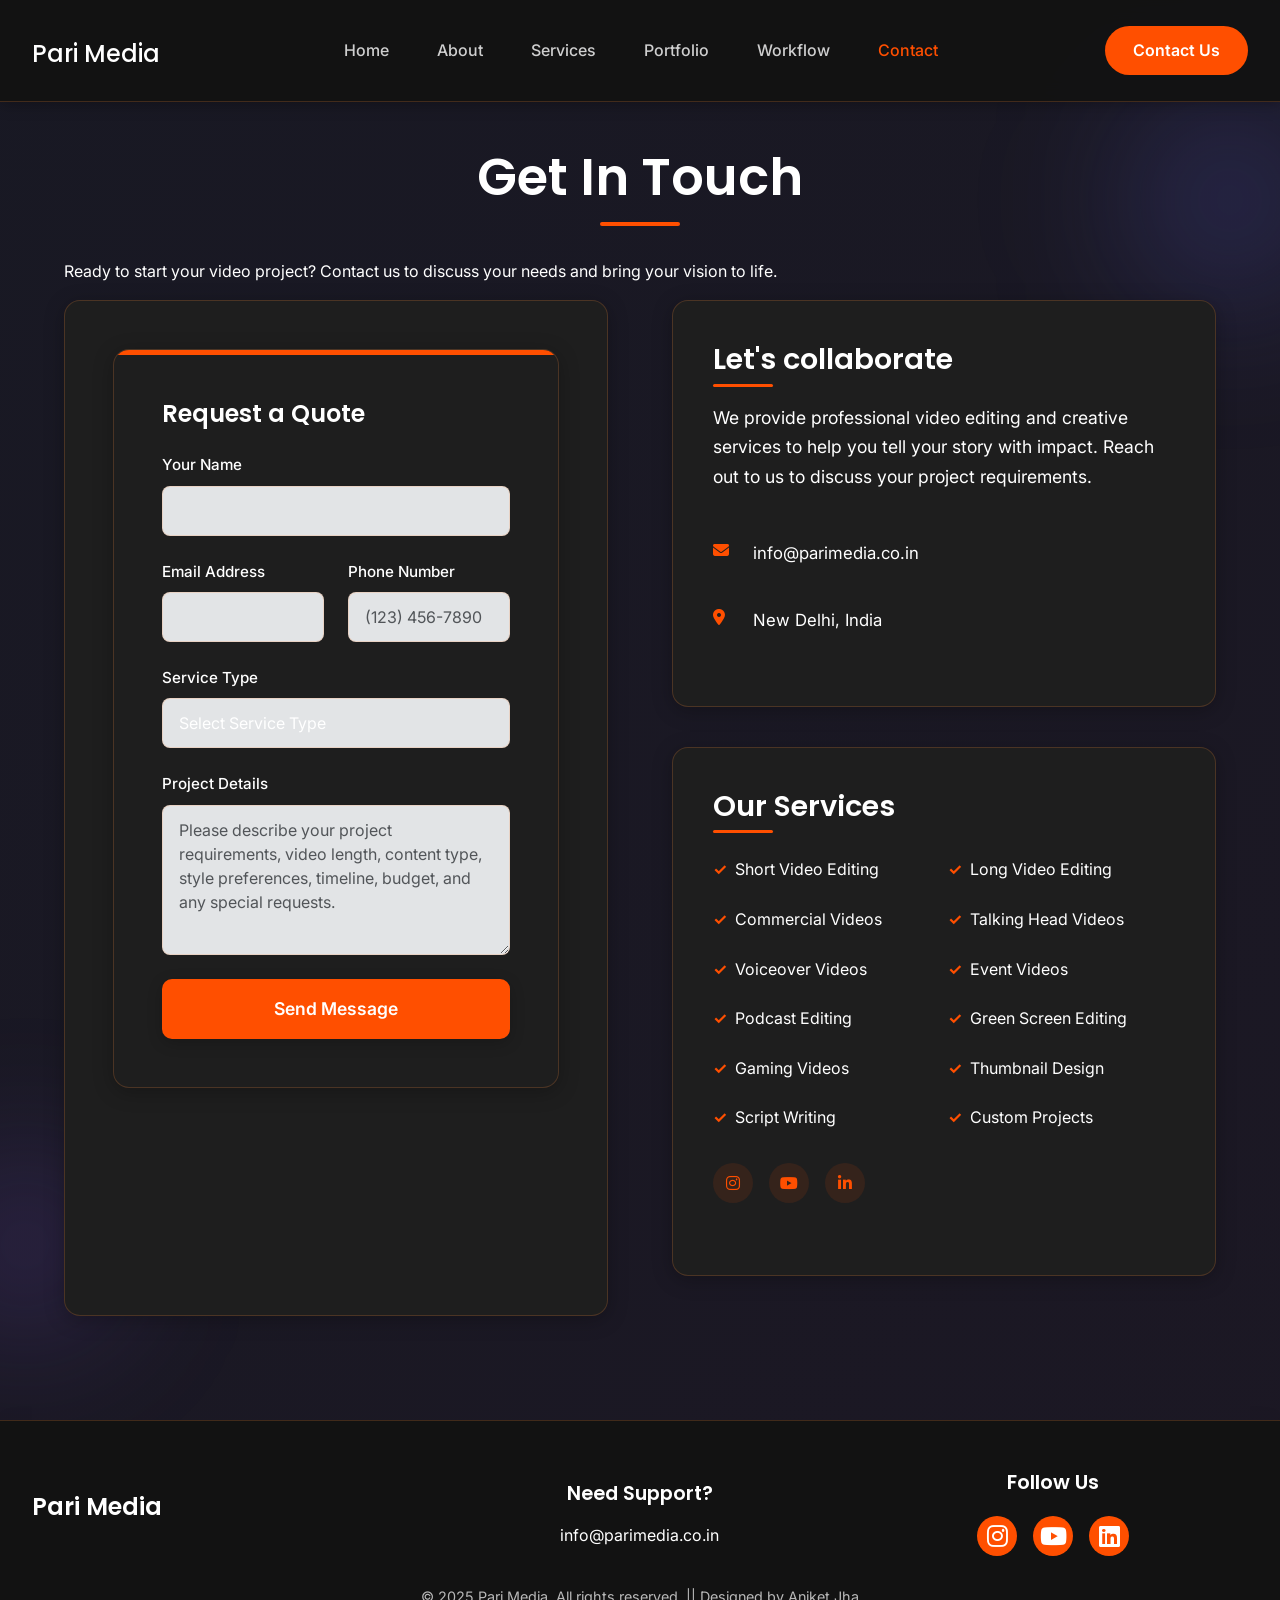
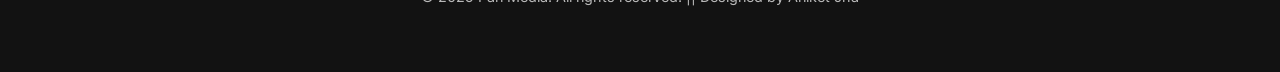
<file: contact.html>
<!DOCTYPE html>
<html lang="en">
<head>
  <meta charset="UTF-8">
  <meta name="viewport" content="width=device-width, initial-scale=1.0">
  <meta name="description" content="Contact AnikeVPF for professional visual production services">
  <title>Contact Us | PariMedia</title>
  
  <!-- Favicon -->
  <link rel="icon" type="image/svg+xml" href="assets/images/icon.png">
  
  <!-- Bootstrap CSS -->
  <link href="https://cdn.jsdelivr.net/npm/bootstrap@5.3.0/dist/css/bootstrap.min.css" rel="stylesheet">
  
  <!-- Google Fonts -->
  <link rel="preconnect" href="https://fonts.googleapis.com">
  <link rel="preconnect" href="https://fonts.gstatic.com" crossorigin>
  <link href="https://fonts.googleapis.com/css2?family=Inter:wght@300;400;500;600;700&family=Poppins:wght@400;500;600;700&display=swap" rel="stylesheet">
  
  <!-- Font Awesome Icons -->
  <link rel="stylesheet" href="https://cdnjs.cloudflare.com/ajax/libs/font-awesome/6.4.0/css/all.min.css">
  
  <!-- Custom CSS -->
  <link rel="stylesheet" href="assets/css/style.css">
  
  <!-- Additional CSS for Contact Page -->
  <style>
    .social-link:hover {
      background: var(--gradient);
    color: white;
    transform: translateY(-3px);

    i{
      color: #ffffff;
    }
    }
    .social-link:hover

    .nav-contact-btn {
      text-decoration: none;
    }

    .contact-section {
      /* padding: 6rem 2rem 7rem; */
      background: linear-gradient(135deg, rgba(99, 102, 241, 0.08), rgba(139, 92, 246, 0.08));
      position: relative;
      overflow: hidden;
      padding-top: 120px;
    }
    
    .contact-section::before {
      content: '';
      position: absolute;
      width: 300px;
      height: 300px;
      border-radius: 50%;
      background: radial-gradient(circle, rgba(99, 102, 241, 0.3) 0%, transparent 70%);
      top: 50px;
      right: -100px;
      filter: blur(70px);
      z-index: 0;
    }
    
    .contact-section::after {
      content: '';
      position: absolute;
      width: 250px;
      height: 250px;
      border-radius: 50%;
      background: radial-gradient(circle, rgba(139, 92, 246, 0.3) 0%, transparent 70%);
      bottom: 50px;
      left: -100px;
      filter: blur(70px);
      z-index: 0;
    }
    
    .section-inner {
      position: relative;
      z-index: 1;
      max-width: 1200px;
      margin: 0 auto;
    }
    
    .contact-container {
      display: grid;
      grid-template-columns: 1fr 1fr;
      gap: 4rem;
      max-width: 1200px;
      margin: 0 auto;
    }
    
    @media (max-width: 900px) {
      .contact-container {
        grid-template-columns: 1fr;
        gap: 4rem;
      }
      
      .contact-info {
        order: 2;
      }
      
      .contact-form-container {
        order: 1;
      }
    }
    
    .info-card {
      background: var(--card-bg);
      border-radius: 16px;
      padding: 2.5rem;
      box-shadow: var(--shadow);
      margin-bottom: 2.5rem;
      border: 1px solid var(--border-color);
      transition: transform 0.3s ease, box-shadow 0.3s ease;
    }
    
    .info-card:hover {
      transform: translateY(-5px);
      box-shadow: 0 15px 30px rgba(0, 0, 0, 0.1);
    }
    
    .info-title {
      font-size: 1.8rem;
      margin-bottom: 1.5rem;
      color: var(--primary);
      position: relative;
    }
    
    .info-title:after {
      content: '';
      position: absolute;
      bottom: -8px;
      left: 0;
      width: 60px;
      height: 3px;
      background: var(--gradient);
      border-radius: 2px;
    }
    
    .info-description {
      font-size: 1.1rem;
      line-height: 1.7;
      margin-bottom: 2.5rem;
    }
    
    .contact-info-item {
      display: flex;
      align-items: center;
      margin-bottom: 1.5rem;
      padding: 0.5rem 0;
    }
    
    .contact-info-item i {
      width: 24px;
      height: 24px;
      margin-right: 1rem;
      color: var(--primary);
    }
    
    .contact-item-link {
      font-size: 1.05rem;
      text-decoration: none;
      color: var(--text);
      transition: color 0.3s ease;
    }
    
    .contact-item-link:hover {
      color: var(--primary);
    }
    
    .contact-item-text {
      font-size: 1.05rem;
    }
    
    .service-list {
      margin-top: 1rem;
      display: grid;
      grid-template-columns: repeat(2, 1fr);
      gap: 0.5rem;
    }
    
    @media (max-width: 500px) {
      .service-list {
        grid-template-columns: 1fr;
      }
    }
    
    .service-item {
      display: flex;
      align-items: center;
      padding: 0.5rem 0;
    }
    
    .service-item:before {
      content: '✓';
      color: var(--primary);
      margin-right: 0.5rem;
      font-weight: bold;
    }
    
    .contact-form {
      background: var(--card-bg);
      padding: 3rem;
      border-radius: 16px;
      box-shadow: var(--shadow);
      position: relative;
      overflow: hidden;
      border: 1px solid var(--border-color);
    }
    
    .contact-form::before {
      content: '';
      position: absolute;
      top: 0;
      left: 0;
      width: 100%;
      height: 5px;
      background: var(--gradient);
    }
    
    @media (max-width: 768px) {
      .contact-form {
        padding: 2rem;
      }
    }
    
    .form-title {
      font-size: 1.5rem;
      margin-bottom: 1.5rem;
      color: var(--primary);
    }
    
    .form-group {
      margin-bottom: 1.5rem;
      position: relative;
    }
    
    .form-label {
      display: block;
      margin-bottom: 0.5rem;
      font-weight: 600;
      font-size: 0.95rem;
      color: var(--text);
    }
    
    .form-control {
      width: 100%;
      padding: 1rem;
      border: 1px solid rgba(99, 102, 241, 0.3);
      border-radius: 10px;
      background: rgba(248, 250, 252, 0.9);
      color: var(--text);
      font-size: 1rem;
      transition: border-color 0.3s ease, box-shadow 0.3s ease;
    }
    
    .form-control:focus {
      outline: none;
      border-color: var(--primary);
      box-shadow: 0 0 0 2px rgba(99, 102, 241, 0.2);
    }
    
    .form-control.has-error {
      border-color: red;
    }
    
    .form-control.has-error:focus {
      box-shadow: 0 0 0 2px rgba(255, 0, 0, 0.2);
    }
    
    textarea.form-control {
      min-height: 150px;
      resize: vertical;
    }
    
    .error-message {
      color: red;
      font-size: 0.8rem;
      margin-top: 0.5rem;
    }
    
    .form-status-message {
      padding: 1rem;
      border-radius: 10px;
      margin-bottom: 1.5rem;
      text-align: center;
      font-weight: 600;
    }
    
    .form-status-message.success {
      background: rgba(34, 197, 94, 0.2);
      color: #22c55e;
    }
    
    .form-status-message.error {
      background: rgba(239, 68, 68, 0.2);
      color: #ef4444;
    }
    
    .btn-submit {
      background: var(--gradient);
      color: white;
      border: none;
      padding: 1rem 2rem;
      border-radius: 10px;
      font-size: 1.1rem;
      font-weight: 600;
      cursor: pointer;
      width: 100%;
      box-shadow: 0 4px 15px rgba(0, 0, 0, 0.2);
      transition: transform 0.3s ease, box-shadow 0.3s ease, filter 0.3s ease;
    }
    
    .btn-submit:hover {
      transform: translateY(-3px);
      box-shadow: 0 10px 25px rgba(0, 0, 0, 0.25);
      filter: brightness(1.05);
    }
    
    .form-row {
      display: grid;
      grid-template-columns: 1fr 1fr;
      gap: 1.5rem;
    }
    
    @media (max-width: 768px) {
      .form-row {
        grid-template-columns: 1fr;
      }
    }

    @media (max-width:580px) {

      .contact-form-container{
        padding: 1rem;
        .contact-form{
          padding: .9rem 1.5rem;
        }
      }
      .info-card{
        padding: 1rem;
      }
      .btn-submit{
        padding: 1rem;
      }

    }
  </style>
</head>
<body>
  <!-- Navbar -->
  <nav class="navbar navbar-expand-lg fixed-top navbar-dark">
    <div class="container center">
      <a class="navbar-brand " href="index.html"><span class="h4" style="color: #ffffff;">Pari</span><span class="h4" style="color: #ffffff;"> Media</span></a>
      <button class="navbar-toggler h5" type="button" data-bs-toggle="collapse" data-bs-target="#navbarNav" aria-controls="navbarNav" aria-expanded="false" aria-label="Toggle navigation">
        <span class="navbar-toggler-icon"></span>
      </button>
      <div class="collapse navbar-collapse" id="navbarNav">
        <ul class="navbar-nav mx-auto">
          <li class="nav-item">
            <a class="nav-link " href="index.html">Home</a>
          </li>
          <li class="nav-item">
            <a class="nav-link " href="about.html">About</a>
          </li>
          <li class="nav-item">
            <a class="nav-link " href="services.html">Services</a>
          </li>
          <li class="nav-item">
            <a class="nav-link " href="portfolio.html">Portfolio</a>
          </li>
          <li class="nav-item">
            <a class="nav-link " href="workflow.html">Workflow</a>
          </li>
          <li class="nav-item">
            <a class="nav-link active" href="contact.html">Contact</a>
          </li>
        </ul>
        <a href="contact.html" class="nav-contact-btn">Contact Us</a>
      </div>
    </div>
  </nav>

  <!-- Contact Section -->
  <section class="contact-section" id="contact">
    <div class="section-inner p-2 p-sm-4">
      <h2 class="section-title ">Get In Touch</h2>
      <p class="section-description">
        Ready to start your video project? Contact us to discuss your needs and bring your vision to life.
      </p>
      
      <div class="contact-container">
        <div class="contact-form-container">
          <form id="contactForm" class="contact-form">
            <h3 style="color:var( --text);" class="form-title">Request a Quote</h3>
            
            <!-- Success message -->
            <div class="success-message">
              <i class="fas fa-check-circle"></i>
              <h4>Thank You!</h4>
              <p>Your message has been sent successfully. We'll get back to you soon.</p>
            </div>
            
            <div class="form-group">
              <label for="name" class="form-label">Your Name</label>
              <input type="text" id="name" name="name" class="form-control">
              <div id="nameError" class="error-message"></div>
            </div>
            
            <div class="form-row">
              <div class="form-group">
                <label for="email" class="form-label">Email Address</label>
                <input type="email" id="email" name="email" class="form-control">
                <div id="emailError" class="error-message"></div>
              </div>
              
              <div class="form-group">
                <label for="phone" class="form-label">Phone Number</label>
                <input type="tel" id="phone" name="phone" placeholder="(123) 456-7890" class="form-control">
                <div id="phoneError" class="error-message"></div>
              </div>
            </div>
            
            <div class="form-group">
              <label for="projectType" class="form-label">Service Type</label>
              <select id="projectType" name="projectType" class="form-control">
                <option value="">Select Service Type</option>
                <option value="shortVideo">Short Video Editing</option>
                <option value="longVideo">Long Video Editing</option>
                <option value="commercial">Commercial Video</option>
                <option value="talkingHead">Talking Head Video</option>
                <option value="voiceover">Voiceover Video</option>
                <option value="event">Event Video</option>
                <option value="podcast">Podcast Editing</option>
                <option value="greenScreen">Green Screen Editing</option>
                <option value="gaming">Gaming Video</option>
                <option value="thumbnailDesign">Thumbnail Design</option>
                <option value="scriptWriting">Script Writing</option>
                <option value="custom">Custom Project</option>
              </select>
              <div id="projectTypeError" class="error-message"></div>
            </div>
            
            <div class="form-group">
              <label for="details" class="form-label">Project Details</label>
              <textarea id="details" name="details" class="form-control" placeholder="Please describe your project requirements, video length, content type, style preferences, timeline, budget, and any special requests." rows="5"></textarea>
              <div id="detailsError" class="error-message"></div>
            </div>
            
            <button type="submit" id="submitButton" class="btn-submit">
              <span id="submitText">Send Message</span>
              <span id="submitSpinner" class="spinner d-none"></span>
            </button>
            
            <!-- Hidden fields for storing data in Excel -->
            <input type="hidden" name="_sheet" value="https://sheet.best/api/sheets/YOUR_SHEET_ID">
          </form>
        </div>
        
        <div class="contact-info">
          <div class="info-card">
            <h3 style="color:var( --text);" class="info-title">Let's collaborate</h3>
            <p class="info-description">
              We provide professional video editing and creative services to help you tell your story with impact. Reach out to us to discuss your project requirements.
            </p>
            
            <div class="contact-info-item">
              <i class="fas fa-envelope"></i>
              <a href="info@parimedia.co.in " class="contact-item-link">info@parimedia.co.in </a>
            </div>
          
            
            <div class="contact-info-item">
              <i class="fas fa-map-marker-alt"></i>
              <span class="contact-item-text">New Delhi, India</span>
            </div>
          </div>
          
          <div class="info-card">
            <h3 style="color:var( --text);" class="info-title">Our Services</h3>
            <div class="service-list">
              <div class="service-item">Short Video Editing</div>
              <div class="service-item">Long Video Editing</div>
              <div class="service-item">Commercial Videos</div>
              <div class="service-item">Talking Head Videos</div>
              <div class="service-item">Voiceover Videos</div>
              <div class="service-item">Event Videos</div>
              <div class="service-item">Podcast Editing</div>
              <div class="service-item">Green Screen Editing</div>
              <div class="service-item">Gaming Videos</div>
              <div class="service-item">Thumbnail Design</div>
              <div class="service-item">Script Writing</div>
              <div class="service-item">Custom Projects</div>
            </div>
            
            <div class="social-links mt-4">
              <a href="https://www.instagram.com/officialparijain/#" class="social-link" target="_blank" rel="noopener noreferrer" aria-label="Instagram">
                <i class="fab fa-instagram"></i>
              </a>
              <a href="https://www.youtube.com/@official.parijain" class="social-link" target="_blank" rel="noopener noreferrer" aria-label="YouTube">
                <i class="fab fa-youtube"></i>
              </a>
        
              <a href="https://www.linkedin.com/in/pari-jain-" class="social-link" target="_blank" rel="noopener noreferrer" aria-label="LinkedIn">
                <i class="fab fa-linkedin-in"></i>
              </a>
            </div>
          </div>
        </div>
      </div>
    </div>
  </section>

  <!-- Footer -->
<footer class="footer py-5" style="background-color: #121212; color: white;">
  <div class="container">
    <div class="row align-items-center">
      <!-- Left Column - Brand -->
      <div class="col-md-4 text-center text-md-start mb-4 mb-md-0">
        <h4 style="color: white; font-size: 1.5rem; font-weight: 600;">Pari Media</h4>
      </div>

      <!-- Center Column - Support -->
      <div class="col-md-4 text-center mb-4 mb-md-0">
        <h4 style="font-size: 1.2rem; margin-bottom: 1rem;">Need Support?</h4>
        <a href="mailto:info@parimedia.co.in" style="color: white; text-decoration: none;">info@parimedia.co.in</a>
      </div>

      <!-- Right Column - Social -->
      <div class="col-md-4 text-center text-md-end">
        <div style="text-align: center;">
          <h5 class="mb-3" style="color: white; margin-bottom: 1rem;">Follow Us</h5>
          <div class="footer-social" style="display: flex; justify-content: center; gap: 1rem; align-items: center;">
            <a href="https://www.instagram.com/officialparijain" class="social-icon instagram" style="font-size: 1.5rem; color: #fff;" target="_blank"><i class="fab fa-instagram"></i></a>
            <a href="https://youtube.com/@official.parijain" class="social-icon youtube" style="font-size: 1.5rem; color: #fff;" target="_blank"><i class="fab fa-youtube"></i></a>
            <a href="https://www.linkedin.com/in/pari-jain-" class="social-icon linkedin" style="font-size: 1.5rem; color: #fff;" target="_blank"><i class="fab fa-linkedin"></i></a>
          </div>
        </div>
      </div>
    </div>

    <!-- Copyright -->
    <div class="row mt-4">
      <div class="col-12 text-center">
        <p class="copyright" style="opacity: 0.7; font-size: 0.9rem;">© 2025 Pari Media. All rights reserved. || Designed by Aniket Jha</p>
      </div>
    </div>
  </div>
</footer>

  <!-- JavaScript -->
  <script src="https://cdn.jsdelivr.net/npm/bootstrap@5.3.0/dist/js/bootstrap.bundle.min.js"></script>
  <script src="assets/js/main.js"></script>
  
  <!-- Script to connect form data to Google Sheets (replace with your actual endpoint) -->
  <script>
    // This script will be activated when you set up your sheet.best account
    // and replace the YOUR_SHEET_ID in the hidden field with your actual ID
    document.getElementById('contactForm').addEventListener('submit', function(e) {
      // Check if form validation passed (handled by main.js)
      if (this.querySelectorAll('.has-error').length === 0) {
        // Get the API endpoint from the hidden field
        const sheetURL = this.querySelector('input[name="_sheet"]').value;
        
        if (sheetURL && sheetURL !== 'https://sheet.best/api/sheets/YOUR_SHEET_ID') {
          e.preventDefault(); // Prevent default form submission
          
          // Collect form data
          const formData = {
            name: document.getElementById('name').value,
            email: document.getElementById('email').value,
            phone: document.getElementById('phone').value,
            serviceType: document.getElementById('projectType').value,
            details: document.getElementById('details').value,
            timestamp: new Date().toISOString()
          };
          
          // Send data to Google Sheets via sheet.best API
          fetch(sheetURL, {
            method: 'POST',
            headers: {
              'Content-Type': 'application/json',
            },
            body: JSON.stringify(formData),
          })
            .then(response => {
              if (response.ok) {
                return response.json();
              }
              throw new Error('Network response was not ok');
            })
            .then(data => {
              console.log('Success:', data);
              // Form submission already handled by main.js
            })
            .catch((error) => {
              console.error('Error:', error);
              // Create error message if API call fails
              const formStatus = document.createElement('div');
              formStatus.className = 'form-status-message error';
              formStatus.textContent = 'There was an error saving your data. Please try again later.';
              
              const existingStatus = document.querySelector('.form-status-message');
              if (existingStatus) {
                existingStatus.remove();
              }
              
              document.getElementById('contactForm').insertBefore(formStatus, document.getElementById('contactForm').firstChild);
            });
        }
      }
    });
  </script>
</body>
</html>
</file>
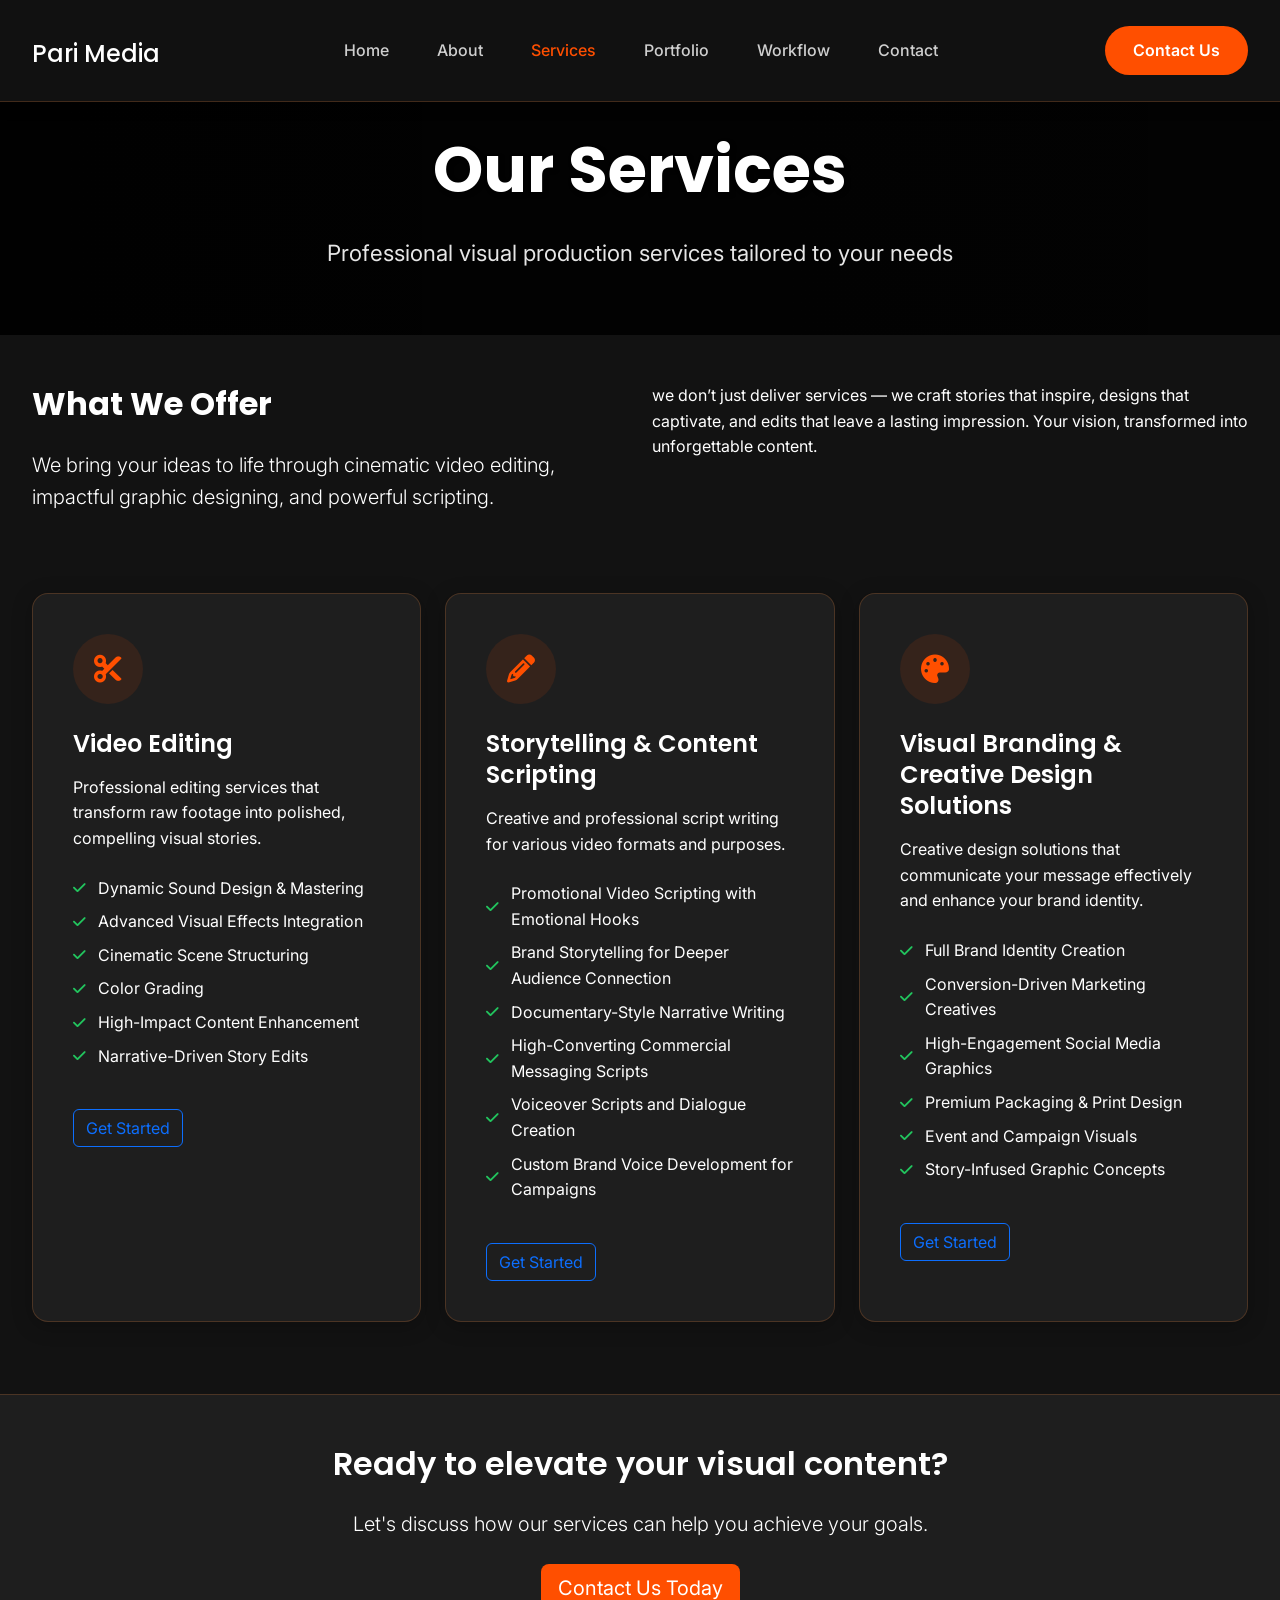
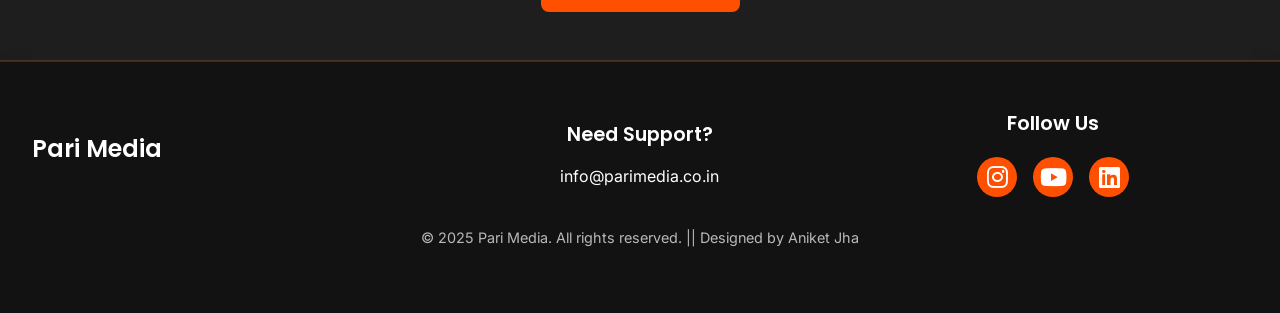
<file: services.html>
<!DOCTYPE html>
<html lang="en">
<head>
    <meta charset="UTF-8">
    <meta name="viewport" content="width=device-width, initial-scale=1.0">
    <meta name="description" content="Professional services offered by AnikeVPF">
    <title>Our Services | PariMedia</title>
    <!-- Favicon -->
    <!-- Favicon -->
    <link rel="icon" type="image/svg+xml" href="assets/images/icon.png">
    <!-- Bootstrap CSS -->
    <link href="https://cdn.jsdelivr.net/npm/bootstrap@5.3.0/dist/css/bootstrap.min.css" rel="stylesheet">
    <!-- Google Fonts -->
    <link rel="preconnect" href="https://fonts.googleapis.com">
    <link rel="preconnect" href="https://fonts.gstatic.com" crossorigin>
    <link href="https://fonts.googleapis.com/css2?family=Inter:wght@300;400;500;600;700&family=Poppins:wght@400;500;600;700&display=swap" rel="stylesheet">
    <!-- Font Awesome Icons -->
    <link rel="stylesheet" href="https://cdnjs.cloudflare.com/ajax/libs/font-awesome/6.4.0/css/all.min.css">
    <!-- Custom CSS -->
    <link rel="stylesheet" href="assets/css/style.css">
    <style>
        .nav-contact-btn {
            background-color: var(--orange-light, #FF4F00);
            color: #fff;
            text-decoration: none;
        }

        .hero-section h1 {
            color: #ffffff !important;
            text-shadow: 2px 2px 4px rgba(0, 0, 0, 0.7);
        }

        .services-hero {
            background-color: #000000;
            position: relative;
            padding: 8rem 0 4rem;
            color: #ffffff;
            background: linear-gradient(to right, rgba(0,0,0,0.95), rgba(0,0,0,0.85));
        }

        .services-hero::before {
            display: none;
        }

        .services-hero .container {
            position: relative;
            z-index: 2;
        }
    </style>
</head>
<body>
    <!-- Header/Navbar -->
    <nav class="navbar navbar-expand-lg fixed-top navbar-dark">
        <div class="container center">
          <a class="navbar-brand " href="index.html"><span class="h4" style="color: #ffffff;">Pari</span><span class="h4" style="color: #ffffff;"> Media</span></a>
          <button class="navbar-toggler h5" type="button" data-bs-toggle="collapse" data-bs-target="#navbarNav" aria-controls="navbarNav" aria-expanded="false" aria-label="Toggle navigation">
            <span class="navbar-toggler-icon"></span>
          </button>
          <div class="collapse navbar-collapse" id="navbarNav">
            <ul class="navbar-nav mx-auto">
              <li class="nav-item">
                <a class="nav-link " href="index.html">Home</a>
              </li>
              <li class="nav-item">
                <a class="nav-link " href="about.html">About</a>
              </li>
              <li class="nav-item">
                <a class="nav-link active" href="services.html">Services</a>
              </li>
              <li class="nav-item">
                <a class="nav-link" href="portfolio.html">Portfolio</a>
              </li>
              <li class="nav-item">
                <a class="nav-link" href="workflow.html">Workflow</a>
              </li>
              <li class="nav-item">
                <a class="nav-link" href="contact.html">Contact</a>
              </li>
            </ul>
            <a href="contact.html" class="nav-contact-btn">Contact Us</a>
          </div>
        </div>
      </nav>

    <!-- Hero Section -->
    <section class="hero-section services-hero">
        <div class="container text-center">
            <h1>Our Services</h1>
            <p>Professional visual production services tailored to your needs</p>
        </div>
    </section>

    <!-- Services Section -->
    <section class="services-section py-5">
        <div class="container">
            <div class="row mb-5">
                <div class="col-lg-6 col-md-12 mb-4 mb-lg-0">
                    <div class="section-heading">
                        <h2 style="color:var( --text);" class="mb-4">What We Offer</h2>
                        <p class="lead">We bring your ideas to life through cinematic video editing, impactful graphic designing, and powerful scripting.</p>
                    </div>
                </div>
                <div class="col-lg-6 col-md-12">
                    <p>we don’t just deliver services — we craft stories that inspire, designs that captivate, and edits that leave a lasting impression. Your vision, transformed into unforgettable content.</p>
                </div>
            </div>

            <div class="row">
                <!-- Video Editing -->
                <div class="col-lg-4 col-md-6 mb-4">
                    <div class="service-card">
                        <div class="service-icon">
                            <i class="fas fa-cut"></i>
                        </div>
                        <h3>Video Editing</h3>
                        <p>Professional editing services that transform raw footage into polished, compelling visual stories.</p>
                        <ul class="service-features">
                            <li><i class="fas fa-check"></i> Dynamic Sound Design & Mastering</li>
                            <li><i class="fas fa-check"></i> Advanced Visual Effects Integration</li>
                            <li><i class="fas fa-check"></i> Cinematic Scene Structuring</li>
                            <li><i class="fas fa-check"></i> Color Grading</li>
                            <li><i class="fas fa-check"></i> High-Impact Content Enhancement</li>
                            <li><i class="fas fa-check"></i> Narrative-Driven Story Edits</li>
                        </ul>
                        <a href="contact.html" class="btn btn-outline-primary mt-3">Get Started</a>
                    </div>
                </div>

                <!-- Script Writing -->
                <div class="col-lg-4 col-md-6 mb-4">
                    <div class="service-card">
                        <div class="service-icon">
                            <i class="fas fa-pencil-alt"></i>
                        </div>
                        <h3>Storytelling & Content Scripting</h3>
                        <p>Creative and professional script writing for various video formats and purposes.</p>
                        <ul class="service-features">
                            <li><i class="fas fa-check"></i> Promotional Video Scripting with Emotional Hooks</li>
                            <li><i class="fas fa-check"></i> Brand Storytelling for Deeper Audience Connection</li>
                            <li><i class="fas fa-check"></i> Documentary-Style Narrative Writing</li>
                            <li><i class="fas fa-check"></i> High-Converting Commercial Messaging Scripts</li>
                            <li><i class="fas fa-check"></i> Voiceover Scripts and Dialogue Creation</li>
                            <li><i class="fas fa-check"></i> Custom Brand Voice Development for Campaigns</li>
                        </ul>
                        <a href="contact.html" class="btn btn-outline-primary mt-3">Get Started</a>
                    </div>
                </div>

                <!-- Graphic Design -->
                <div class="col-lg-4 col-md-6 mb-4">
                    <div class="service-card">
                        <div class="service-icon">
                            <i class="fas fa-palette"></i>
                        </div>
                        <h3>Visual Branding & Creative Design Solutions</h3>
                        <p>Creative design solutions that communicate your message effectively and enhance your brand identity.</p>
                        <ul class="service-features">
                            <li><i class="fas fa-check"></i> Full Brand Identity Creation</li>
                            <li><i class="fas fa-check"></i> Conversion-Driven Marketing Creatives</li>
                            <li><i class="fas fa-check"></i> High-Engagement Social Media Graphics</li>
                            <li><i class="fas fa-check"></i> Premium Packaging & Print Design</li>
                            <li><i class="fas fa-check"></i> Event and Campaign Visuals</li>
                            <li><i class="fas fa-check"></i> Story-Infused Graphic Concepts</li>
                        </ul>
                        <a href="contact.html" class="btn btn-outline-primary mt-3">Get Started</a>
                    </div>
                </div>
            </div>
        </div>
    </section>

    <!-- CTA Section -->
    <section class="cta-section py-5">
        <div class="container text-center">
            <h2 class="mb-4">Ready to elevate your visual content?</h2>
            <p class="lead mb-4">Let's discuss how our services can help you achieve your goals.</p>
            <a href="contact.html" class="btn btn-lg" style="background-color: var(--orange-light); color: #fff;">Contact Us Today</a>
        </div>
    </section>
<!-- Footer -->
<footer class="footer py-5" style="background-color: #121212; color: white;">
    <div class="container">
      <div class="row align-items-center">
        <!-- Left Column - Brand -->
        <div class="col-md-4 text-center text-md-start mb-4 mb-md-0">
          <h4 style="color: white; font-size: 1.5rem; font-weight: 600;">Pari Media</h4>
        </div>
  
        <!-- Center Column - Support -->
        <div class="col-md-4 text-center mb-4 mb-md-0">
          <h4 style="font-size: 1.2rem; margin-bottom: 1rem;">Need Support?</h4>
          <a href="mailto:info@parimedia.co.in" style="color: white; text-decoration: none;">info@parimedia.co.in</a>
        </div>
  
        <!-- Right Column - Social -->
        <div class="col-md-4 text-center text-md-end">
          <div style="text-align: center;">
            <h5 class="mb-3" style="color: white; margin-bottom: 1rem;">Follow Us</h5>
            <div class="footer-social" style="display: flex; justify-content: center; gap: 1rem; align-items: center;">
              <a href="https://www.instagram.com/officialparijain" class="social-icon instagram" style="font-size: 1.5rem; color: #fff;" target="_blank"><i class="fab fa-instagram"></i></a>
              <a href="https://youtube.com/@official.parijain" class="social-icon youtube" style="font-size: 1.5rem; color: #fff;" target="_blank"><i class="fab fa-youtube"></i></a>
              <a href="https://www.linkedin.com/in/pari-jain-" class="social-icon linkedin" style="font-size: 1.5rem; color: #fff;" target="_blank"><i class="fab fa-linkedin"></i></a>
            </div>
          </div>
        </div>
      </div>
  
      <!-- Copyright -->
      <div class="row mt-4">
        <div class="col-12 text-center">
          <p class="copyright" style="opacity: 0.7; font-size: 0.9rem;">© 2025 Pari Media. All rights reserved. || Designed by Aniket Jha</p>
        </div>
      </div>
    </div>
  </footer>

    <script src="https://cdn.jsdelivr.net/npm/bootstrap@5.3.0/dist/js/bootstrap.bundle.min.js"></script>
    <script src="assets/js/main.js"></script>
</body>
</html>
</file>
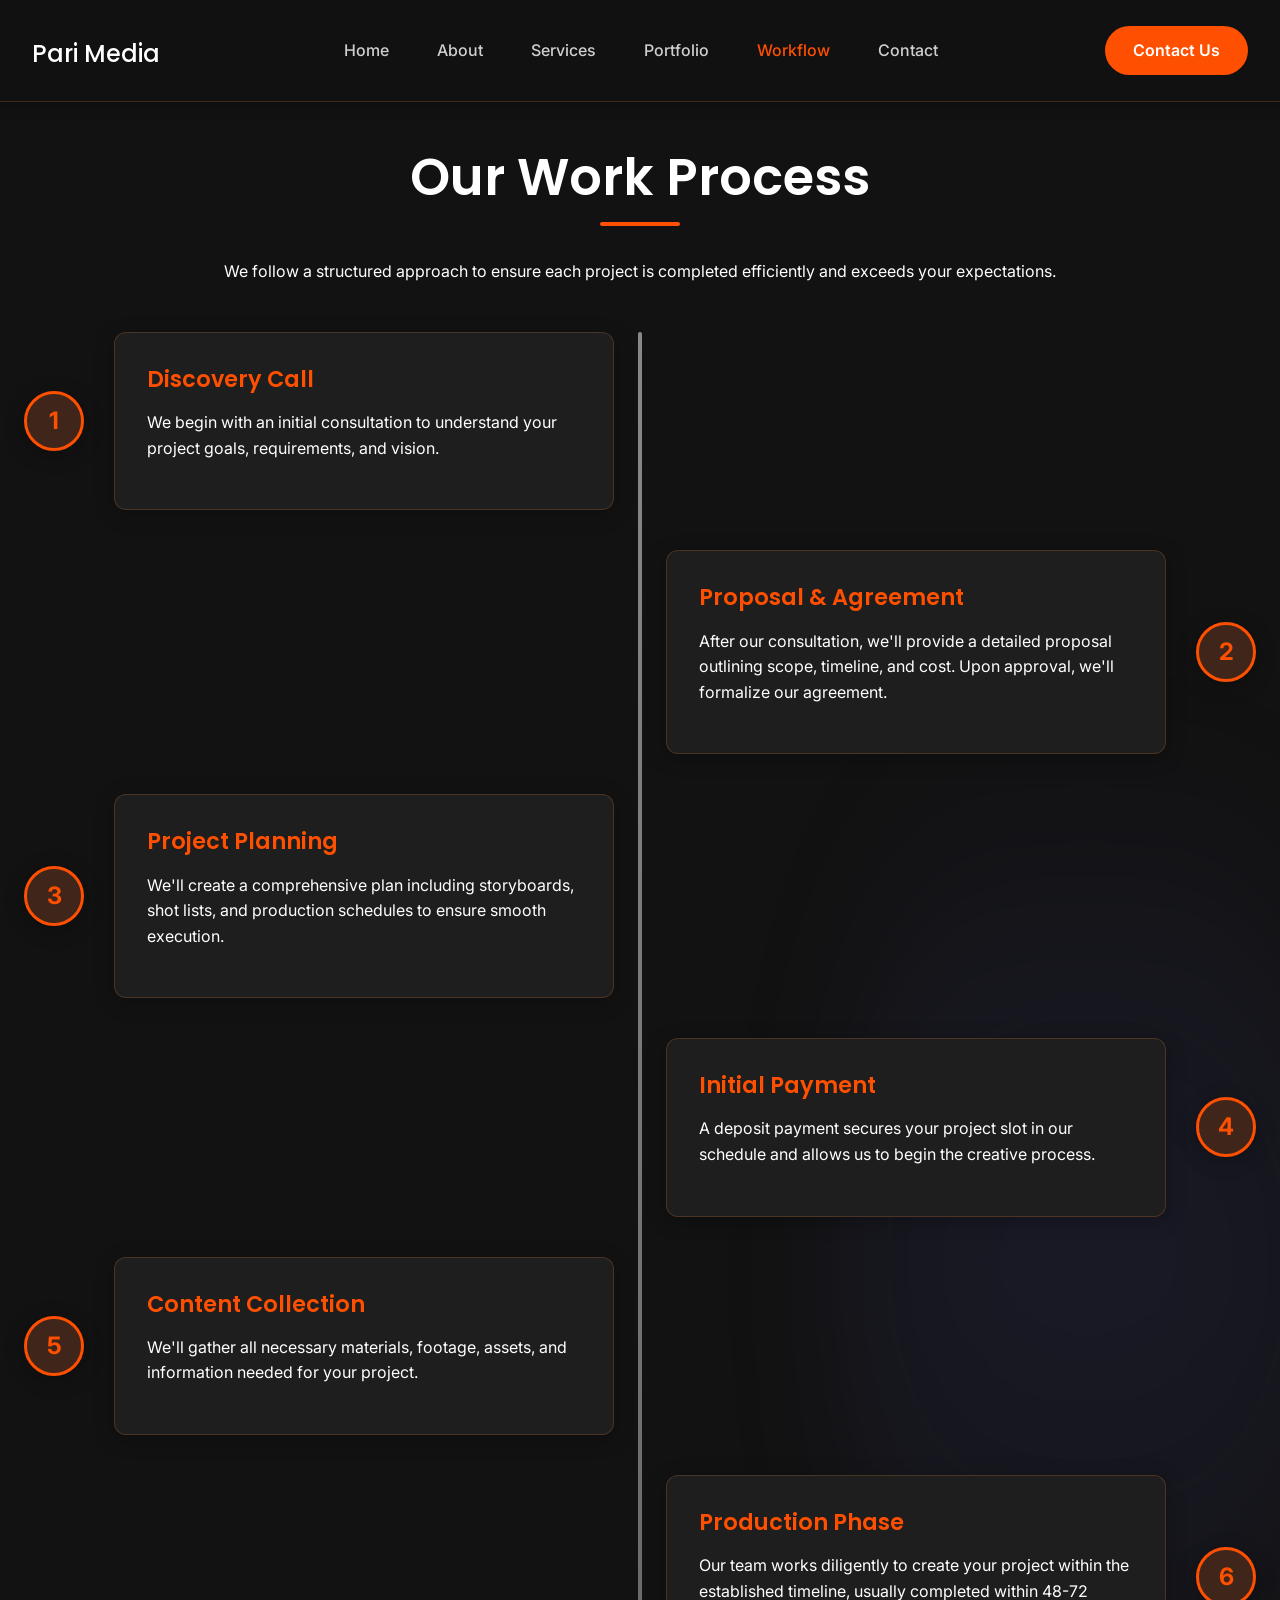
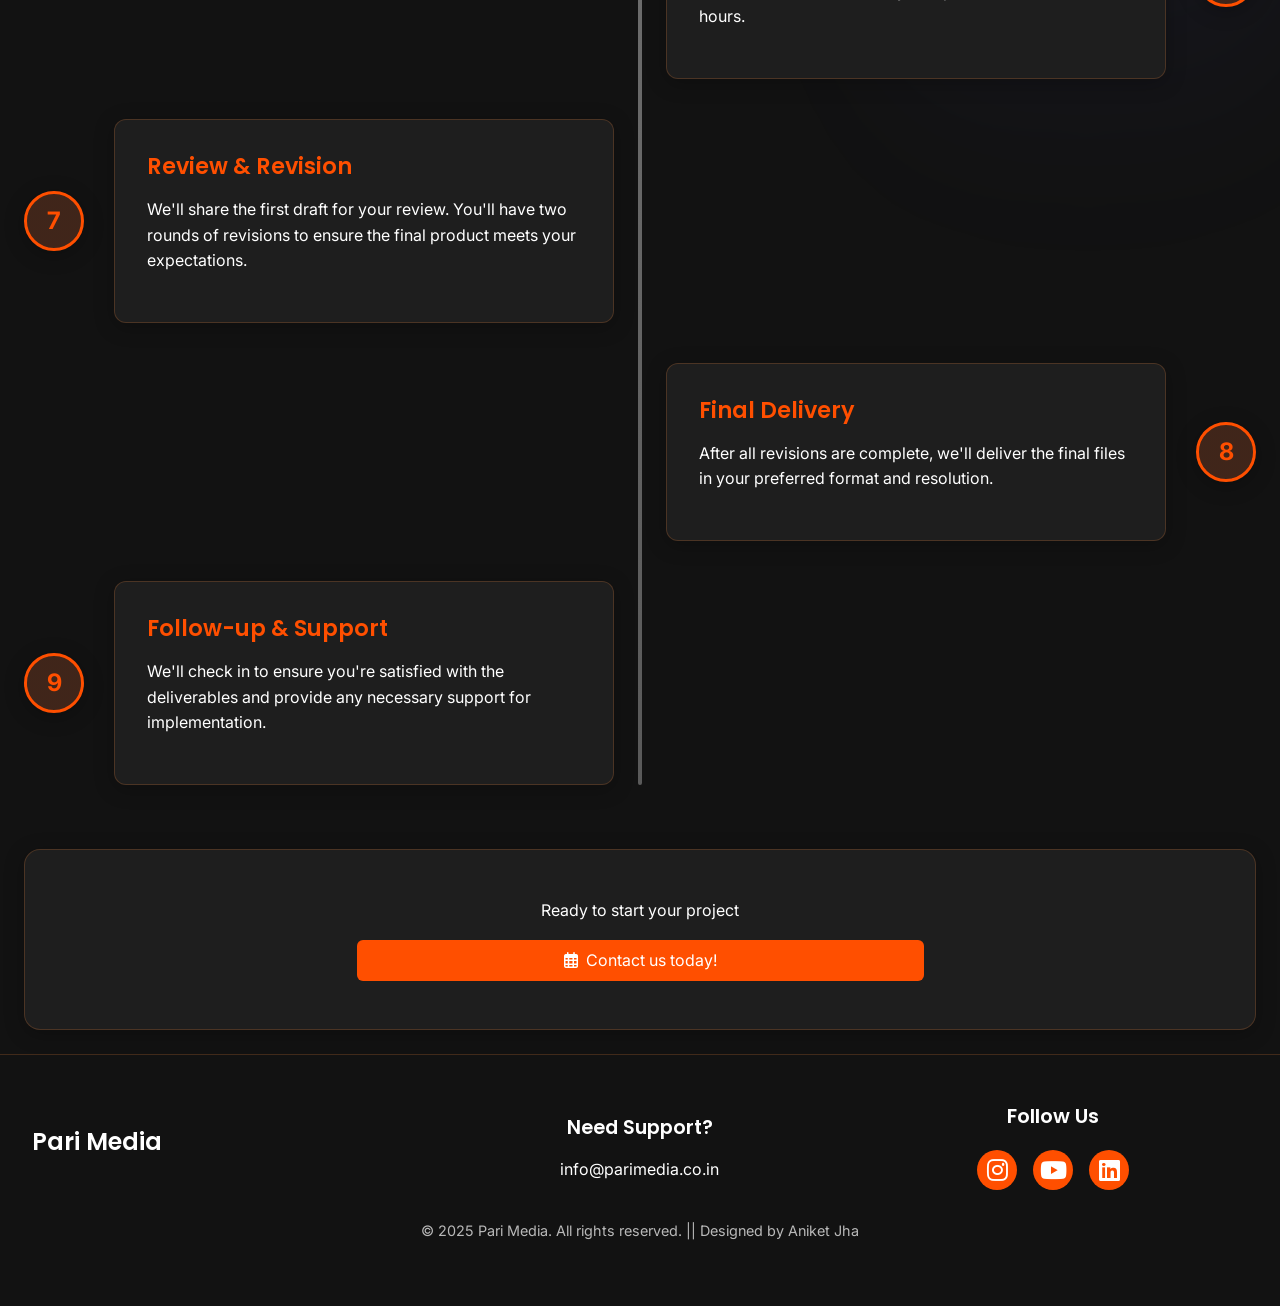
<file: workflow.html>
<!DOCTYPE html>
<html lang="en">
<head>
  <meta charset="UTF-8">
  <meta name="viewport" content="width=device-width, initial-scale=1.0">
  <meta name="description" content="Our professional workflow process - AnikeVPF">
  <title>Work Process | PariMedia</title>
  <!-- Favicon -->
  <!-- Favicon -->
  <link rel="icon" type="image/svg+xml" href="assets/images/icon.png">
  
  <!-- Bootstrap CSS -->
  <link href="https://cdn.jsdelivr.net/npm/bootstrap@5.3.0/dist/css/bootstrap.min.css" rel="stylesheet">
  
  <!-- Google Fonts -->
  <link rel="preconnect" href="https://fonts.googleapis.com">
  <link rel="preconnect" href="https://fonts.gstatic.com" crossorigin>
  <link href="https://fonts.googleapis.com/css2?family=Inter:wght@300;400;500;600;700&family=Poppins:wght@400;500;600;700&display=swap" rel="stylesheet">
  
  <!-- Font Awesome Icons -->
  <link rel="stylesheet" href="https://cdnjs.cloudflare.com/ajax/libs/font-awesome/6.4.0/css/all.min.css">
  
  <!-- Custom CSS -->
  <link rel="stylesheet" href="assets/css/style.css">
  
  <!-- Additional CSS for Workflow Page -->
  <style>
    .workflow-section {
      /* padding: 6rem 2rem; */
      background: var(--body-bg);
      position: relative;
      overflow: hidden;
      margin-top: 120px;
    }
    
    .workflow-section::before {
      content: '';
      position: absolute;
      top: 15%;
      right: -5%;
      width: 40%;
      height: 60%;
      background: radial-gradient(circle, rgba(99, 102, 241, 0.1) 0%, transparent 70%);
      border-radius: 50%;
      filter: blur(60px);
      z-index: 0;
    }
    
    .section-inner {
      max-width: 1400px;
      margin: 0 auto;
      position: relative;
      z-index: 1;
    }
    
    .process-container {
      display: flex;
      flex-direction: column;
      position: relative;
      margin-bottom: 4rem;
    }
    
    .process-container::before {
      content: '';
      position: absolute;
      left: 50%;
      top: 0;
      transform: translateX(-50%);
      width: 4px;
      height: 100%;
      background: linear-gradient(to bottom, rgba(255, 255, 255, 0.5), rgba(255, 255, 255, 0.3));
      border-radius: 2px;
      z-index: 0;
    }
    
    @media (max-width: 992px) {
      .process-container::before {
        left: 30px;
      }
    }
    
    .process-step {
      display: flex;
      align-items: center;
      margin-bottom: 2.5rem;
      opacity: 0;
      transform: translateY(30px);
      transition: opacity 0.6s ease, transform 0.6s ease;
    }
    
    .process-step.visible {
      opacity: 1;
      transform: translateY(0);
    }
    
    .process-step:last-child {
      margin-bottom: 0;
    }
    
    .process-step:nth-child(odd) {
      flex-direction: row;
    }
    
    .process-step:nth-child(even) {
      flex-direction: row-reverse;
    }
    
    @media (max-width: 992px) {
      .process-step:nth-child(even) {
        flex-direction: row;
      }
    }
    
    .timeline-node {
      width: 60px;
      height: 60px;
      border-radius: 50%;
      background: var(--card-bg);
      border: 3px solid var(--primary);
      display: flex;
      align-items: center;
      justify-content: center;
      font-size: 1.5rem;
      font-weight: 700;
      color: var(--primary);
      box-shadow: var(--shadow);
      z-index: 1;
      position: relative;
      flex-shrink: 0;
    }
    
    .timeline-node::before {
      content: '';
      position: absolute;
      width: 100%;
      height: 100%;
      border-radius: 50%;
      background: linear-gradient(135deg, var(--primary), var(--accent));
      z-index: -1;
      opacity: 0.15;
    }
    
    .step-content {
      background: var(--card-bg);
      border-radius: 12px;
      padding: 2rem;
      box-shadow: var(--shadow);
      max-width: 500px;
      /* width: calc(50% - 60px); */
      margin: 0 30px;
      border: 1px solid var(--border-color);
    }
    
 
    
    .step-content h3 {
      font-size: 1.4rem;
      margin: 0 0 1rem;
      color: var(--primary);
    }
    
    .step-content p {
      margin: 0 0 1rem;
      line-height: 1.6;
      font-size: 1rem;
    }
    
    .cta-container {
      text-align: center;
      margin-top: 2rem;
    }
    
    .cta-button {
      display: inline-flex;
      align-items: center;
      justify-content: center;
      padding: 1rem 2rem;
      background: linear-gradient(135deg, var(--primary), var(--accent));
      color: white;
      font-size: 1.1rem;
      font-weight: 600;
      border-radius: 8px;
      text-decoration: none;
      box-shadow: 0 4px 15px rgba(0, 0, 0, 0.1);
      transition: all 0.3s ease;
    }
    
    .cta-button:hover {
      transform: translateY(-5px);
      box-shadow: 0 10px 20px rgba(0, 0, 0, 0.15);
      color: white;
    }
    
    .cta-button i {
      margin-right: 10px;
    }

.ct-button{ 
      width: 50% ;
}
     

    @media (max-width:580px) {

      .process-container::before{
        left: 20px;
      }
      .process-step{
        .timeline-node{
          width: 40px;
          height: 40px;
        }
        .step-content{
          padding: 1rem;
          margin: 0 10px;
      width: 100%;

        }
      }
      .ct-button{
        width: 100%;
      }
      
      
    }
  </style>
</head>
<body>
  <!-- Navbar -->
  <nav class="navbar navbar-expand-lg fixed-top navbar-dark">
    <div class="container center">
      <a class="navbar-brand " href="index.html"><span class="h4" style="color: #ffffff;">Pari</span><span class="h4" style="color: #ffffff;"> Media</span></a>
      <button class="navbar-toggler h5" type="button" data-bs-toggle="collapse" data-bs-target="#navbarNav" aria-controls="navbarNav" aria-expanded="false" aria-label="Toggle navigation">
        <span class="navbar-toggler-icon"></span>
      </button>
      <div class="collapse navbar-collapse" id="navbarNav">
        <ul class="navbar-nav mx-auto">
          <li class="nav-item">
            <a class="nav-link " href="index.html">Home</a>
          </li>
          <li class="nav-item">
            <a class="nav-link " href="about.html">About</a>
          </li>
          <li class="nav-item">
            <a class="nav-link " href="services.html">Services</a>
          </li>
          <li class="nav-item">
            <a class="nav-link " href="portfolio.html">Portfolio</a>
          </li>
          <li class="nav-item">
            <a class="nav-link active" href="workflow.html">Workflow</a>
          </li>
          <li class="nav-item">
            <a class="nav-link" href="contact.html">Contact</a>
          </li>
        </ul>
        <a href="contact.html" class="nav-contact-btn">Contact Us</a>
      </div>
    </div>
  </nav>

  <!-- Workflow Section -->
  <section class="workflow-section p-2 p-sm-4" id="workflow">
    <div class="section-inner">
      <h2 class="section-title">Our Work Process</h2>
      <p class="section-description text-center mb-5">
        We follow a structured approach to ensure each project is completed efficiently and exceeds your expectations.
      </p>
      
      <div class="process-container">
        <div class="process-step">
          <div class="timeline-node">1</div>
          <div class="step-content">
            <h3>Discovery Call</h3>
            <p>We begin with an initial consultation to understand your project goals, requirements, and vision.</p>
          </div>
        </div>
        
        <div class="process-step">
          <div class="timeline-node">2</div>
          <div class="step-content">
            <h3>Proposal & Agreement</h3>
            <p>After our consultation, we'll provide a detailed proposal outlining scope, timeline, and cost. Upon approval, we'll formalize our agreement.</p>
          </div>
        </div>
        
        <div class="process-step">
          <div class="timeline-node">3</div>
          <div class="step-content">
            <h3>Project Planning</h3>
            <p>We'll create a comprehensive plan including storyboards, shot lists, and production schedules to ensure smooth execution.</p>
          </div>
        </div>
        
        <div class="process-step">
          <div class="timeline-node">4</div>
          <div class="step-content">
            <h3>Initial Payment</h3>
            <p>A deposit payment secures your project slot in our schedule and allows us to begin the creative process.</p>
          </div>
        </div>
        
        <div class="process-step">
          <div class="timeline-node">5</div>
          <div class="step-content">
            <h3>Content Collection</h3>
            <p>We'll gather all necessary materials, footage, assets, and information needed for your project.</p>
          </div>
        </div>
        
        <div class="process-step">
          <div class="timeline-node">6</div>
          <div class="step-content">
            <h3>Production Phase</h3>
            <p>Our team works diligently to create your project within the established timeline, usually completed within 48-72 hours.</p>
          </div>
        </div>
        
        <div class="process-step">
          <div class="timeline-node">7</div>
          <div class="step-content">
            <h3>Review & Revision</h3>
            <p>We'll share the first draft for your review. You'll have two rounds of revisions to ensure the final product meets your expectations.</p>
          </div>
        </div>
        
        <div class="process-step">
          <div class="timeline-node">8</div>
          <div class="step-content">
            <h3>Final Delivery</h3>
            <p>After all revisions are complete, we'll deliver the final files in your preferred format and resolution.</p>
          </div>
        </div>
        
        <div class="process-step">
          <div class="timeline-node">9</div>
          <div class="step-content">
            <h3>Follow-up & Support</h3>
            <p>We'll check in to ensure you're satisfied with the deliverables and provide any necessary support for implementation.</p>
          </div>
        </div>
      </div>
      
      <div class="cta-container d-flex flex-column">
        <a href="contact.html" class=" d-flex flex-column align-items-center">
          <p style=" color: #fff;">Ready to start your project</p>
          <button type="button" style="background: linear-gradient(135deg, var(--primary), var(--accent));  color: #fff;" class="ct-button d-flex border-0 rounded-2 p-2 gap-2 center ">
            <i class="far fa-calendar-alt">
            </i>
            Contact us today!
          </button>
          
        </a>
      </div>
    </div>
  </section>

 <!-- Footer -->
<footer class="footer py-5" style="background-color: #121212; color: white;">
  <div class="container">
    <div class="row align-items-center">
      <!-- Left Column - Brand -->
      <div class="col-md-4 text-center text-md-start mb-4 mb-md-0">
        <h4 style="color: white; font-size: 1.5rem; font-weight: 600;">Pari Media</h4>
      </div>

      <!-- Center Column - Support -->
      <div class="col-md-4 text-center mb-4 mb-md-0">
        <h4 style="font-size: 1.2rem; margin-bottom: 1rem;">Need Support?</h4>
        <a href="mailto:info@parimedia.co.in" style="color: white; text-decoration: none;">info@parimedia.co.in</a>
      </div>

      <!-- Right Column - Social -->
      <div class="col-md-4 text-center text-md-end">
        <div style="text-align: center;">
          <h5 class="mb-3" style="color: white; margin-bottom: 1rem;">Follow Us</h5>
          <div class="footer-social" style="display: flex; justify-content: center; gap: 1rem; align-items: center;">
            <a href="https://www.instagram.com/officialparijain" class="social-icon instagram" style="font-size: 1.5rem; color: #fff;" target="_blank"><i class="fab fa-instagram"></i></a>
            <a href="https://youtube.com/@official.parijain" class="social-icon youtube" style="font-size: 1.5rem; color: #fff;" target="_blank"><i class="fab fa-youtube"></i></a>
            <a href="https://www.linkedin.com/in/pari-jain-" class="social-icon linkedin" style="font-size: 1.5rem; color: #fff;" target="_blank"><i class="fab fa-linkedin"></i></a>
          </div>
        </div>
      </div>
    </div>

    <!-- Copyright -->
    <div class="row mt-4">
      <div class="col-12 text-center">
        <p class="copyright" style="opacity: 0.7; font-size: 0.9rem;">© 2025 Pari Media. All rights reserved. || Designed by Aniket Jha</p>
      </div>
    </div>
  </div>
</footer>

  <!-- JavaScript -->
  <script src="https://cdn.jsdelivr.net/npm/bootstrap@5.3.0/dist/js/bootstrap.bundle.min.js"></script>
  <script src="assets/js/main.js"></script>
  
  <!-- Script for timeline animation on scroll -->
  <script>
    document.addEventListener('DOMContentLoaded', function() {
      const processSteps = document.querySelectorAll('.process-step');
      
      // Function to check if an element is in viewport
      function isInViewport(element) {
        const rect = element.getBoundingClientRect();
        return (
          rect.top <= (window.innerHeight || document.documentElement.clientHeight) * 0.75 &&
          rect.bottom >= 0
        );
      }
      
      // Function to add visible class to steps in viewport
      function handleScroll() {
        processSteps.forEach((step) => {
          if (isInViewport(step)) {
            step.classList.add('visible');
          }
        });
      }
      
      // Check on load
      handleScroll();
      
      // Check on scroll
      window.addEventListener('scroll', handleScroll);
    });
  </script>
</body>
</html>
</file>
<file: assets/css/style.css>
/* 
==================================
Global Styles - Optimized
==================================
*/
:root {
  --primary: #FF4F00;
  --primary-light: rgba(255, 79, 0, 0.1);
  --accent: var(--primary);
  --accent-light: var(--primary-light);
  --secondary: #22c55e;
  --text: #ffffff;
  --text-light: #cccccc;
  --body-bg: #121212;
  --card-bg: #1E1E1E;
  --shadow-color: rgba(0, 0, 0, 0.25);
  --shadow: 0 4px 20px var(--shadow-color);
  --border-color: rgba(255, 138, 60, 0.2);
  --gradient: linear-gradient(90deg, var(--primary), var(--primary));
  --gradient-hover: linear-gradient(135deg, var(--primary), var(--primary));
  --orange-accent: var(--primary);
  --orange-light: var(--primary);
  --transition: all 0.3s ease;
  --container-padding: clamp(1rem, 5vw, 2rem);
  --section-spacing: clamp(3rem, 8vw, 5rem);
  --bs-btn-close-color:⬜;
}

body {
  font-family: 'Inter', sans-serif;
  color: var(--text);
  background-color: var(--body-bg);
  line-height: 1.6;
  overflow-x: hidden;
  transition: background-color 0.3s ease, color 0.3s ease;
}

h1, h2, h3, h4, h5, h6 {
  font-family: 'Poppins', sans-serif;
  margin-bottom: 1rem;
  font-weight: 600;
  line-height: 1.3;
}

p {
  margin-bottom: 1rem;
}

a {
  color: var(--primary);
  text-decoration: none;
  transition: color 0.3s ease;
}

a:hover {
  color: var(--accent);
}

.container {
  max-width: 1400px;
  padding: 0 2rem;
}

.section-title {
  font-size: clamp(2rem, 5vw, 3.2rem);
  text-align: center;
  margin-bottom: 3rem;
  position: relative;
  color: var(--text);
}

.section-title:after {
  content: '';
  position: absolute;
  bottom: -15px;
  left: 50%;
  transform: translateX(-50%);
  width: 80px;
  height: 4px;
  background: var(--gradient);
  border-radius: 2px;
}

.gradient-text {
  background: var(--gradient);
  -webkit-background-clip: text;
  -webkit-text-fill-color: transparent;
  background-clip: text;
}

/* 
==================================
Navbar
==================================
*/
.navbar {
  background-color: rgba(18, 18, 18, 0.95);
  backdrop-filter: blur(10px);
  -webkit-backdrop-filter: blur(10px);
  border-bottom: 1px solid rgba(255, 138, 60, 0.2);
  box-shadow: 0 2px 15px rgba(0, 0, 0, 0.3);
  padding: 1.25rem 0;
  transition: all 0.3s ease;
  width: 100%;
  position: fixed !important;
  top: 0;
  left: 0;
  z-index: 9999;
  will-change: transform;
  transform: translateZ(0);
  -webkit-transform: translateZ(0);
  -webkit-backface-visibility: hidden;
  backface-visibility: hidden;
}

.navbar-brand {
  font-family: 'Poppins', sans-serif;
  font-weight: 700;
  font-size: 2rem;
  color: var(--orange-accent) !important;
}

.navbar-dark .navbar-nav .nav-link {
  color: rgba(255, 255, 255, 0.8);
  font-weight: 500;
  padding: 0 1.5rem;
  transition: color 0.3s ease;
}

.navbar-dark .navbar-nav .nav-link:hover,
.navbar-dark .navbar-nav .nav-link.active {
  color: var(--orange-accent);
}

.nav-contact-btn {
  background-color: var(--orange-accent);
  color: #fff;
  padding: 0.75rem 1.75rem;
  border-radius: 100px;
  font-weight: 600;
  transition: all 0.3s ease;
  border: none;
  display: inline-block;
  text-decoration: none;
}

.nav-contact-btn:hover {
  background-color: var(--orange-light);
  color: #fff;
  text-decoration: none;
}

.navbar-scrolled {
  padding: 0.75rem 0;
  background-color: rgba(30, 30, 40, 0.95);
}

/* 
==================================
Header Section
==================================
*/
.header-section {
  padding: 8rem 1rem 5rem;
  background-color: var(--body-bg);
  position: relative;
  color: var(--text);
}

.header-title {
  font-size: clamp(2.5rem, 6vw, 4rem);
  margin-bottom: 1rem;
  background: var(--gradient);
  -webkit-background-clip: text;
  -webkit-text-fill-color: transparent;
  background-clip: text;
}

.header-subtitle {
  font-size: 1.2rem;
  max-width: 700px;
  margin: 0 auto 2rem;
  opacity: 0.9;
}

.nav-links {
  display: flex;
  justify-content: center;
  gap: 1.5rem;
  margin: 2rem 0;
  flex-wrap: wrap;
  padding: 0 1rem;
}

.nav-button {
  padding: 0.8rem 1.5rem;
  border-radius: 30px;
  text-decoration: none;
  font-weight: 600;
  transition: all 0.3s ease;
  background: var(--card-bg);
  color: var(--text);
  box-shadow: var(--shadow);
  border: 1px solid var(--border-color);
  display: inline-block;
  background-color: var(--card-bg);
}

.nav-button:hover {
  transform: translateY(-3px);
  box-shadow: 0 10px 20px rgba(0, 0, 0, 0.1);
  background: var(--gradient-hover);
  color: white;
}

/* 
==================================
Testimonials Section
==================================
*/
.testimonials-section {
  padding: 8rem 1rem 6rem;
  overflow: hidden;
  width: 100%;
  position: relative;
  background-color: #f8f9fa;
}

.testimonials-section::before {
  content: '';
  position: absolute;
  top: 10%;
  left: -5%;
  width: 40%;
  height: 70%;
  background: radial-gradient(circle, rgba(99, 102, 241, 0.15) 0%, transparent 70%);
  border-radius: 50%;
  filter: blur(50px);
  z-index: -1;
}

.testimonials-section::after {
  content: '';
  position: absolute;
  bottom: 10%;
  right: -5%;
  width: 30%;
  height: 60%;
  background: radial-gradient(circle, rgba(139, 92, 246, 0.15) 0%, transparent 70%);
  border-radius: 50%;
  filter: blur(40px);
  z-index: -1;
}

.testimonials-container {
  position: relative;
  z-index: 1;
  max-width: 1200px;
  margin: 0 auto;
  padding: 2rem 0;
}

.testimonial-slider {
  position: relative;
  width: 100%;
  height: 100%;
  margin-bottom: 3rem;
}

.testimonial-card {
  background: #FF4F00;
  border-radius: 16px;
  padding: 3rem;
  box-shadow: var(--shadow);
  max-width: 900px;
  margin: 0 auto;
  min-height: 320px;
  display: none;
  position: relative;
  border: none;
  transition: all 0.5s ease;
  opacity: 0;
}

.testimonial-card.active {
  display: block;
  animation: fadeIn 0.8s ease-in-out forwards;
  opacity: 1;
}



.quote-content {
  font-size: 1.25rem;
  line-height: 1.8;
  margin-bottom: 2rem;
  color: var(--text);
  position: relative;
  padding: 0 1rem;
  font-style: italic;
}

.quote-content::first-letter {
  font-size: 130%;
  font-weight: 600;
  color: var(--primary);
}

.client-info {
  display: flex;
  align-items: center;
  margin-top: 2rem;
  border-top: 1px solid var(--border-color);
  padding-top: 2rem;
}

.client-image {
  width: 70px;
  height: 70px;
  border-radius: 50%;
  overflow: hidden;
  margin-right: 1.5rem;
  position: relative;
  border: 3px solid white;
  box-shadow: 0 5px 15px rgba(0, 0, 0, 0.1);
}

.client-image::before {
  content: '';
  position: absolute;
  top: -2px;
  left: -2px;
  right: -2px;
  bottom: -2px;
  border-radius: 50%;
  background: linear-gradient(135deg, var(--primary), var(--accent));
  z-index: -1;
}

.client-image img {
  width: 100%;
  height: 100%;
  object-fit: cover;
  border-radius: 50%;
  transition: transform 0.5s ease;
}

.client-name {
  font-size: 1.2rem;
  font-weight: 600;
  margin: 0;
  color: var(--primary);
  font-family: 'Poppins', sans-serif;
  line-height: 1.4;
}

.client-position {
  font-size: 0.95rem;
  color: var(--text-light);
  margin: 0;
}

.slider-controls {
  display: flex;
  justify-content: center;
  align-items: center;
  margin-top: 2rem;
}

.arrow-btn {
  width: 50px;
  height: 50px;
  border-radius: 50%;
  background: var(--card-bg);
  border: 1px solid var(--border-color);
  color: var(--primary);
  font-size: 1.2rem;
  display: flex;
  align-items: center;
  justify-content: center;
  cursor: pointer;
  transition: all 0.3s ease;
  margin: 0 1rem;
  box-shadow: var(--shadow);
}

.arrow-btn:hover {
  transform: translateY(-3px);
  box-shadow: 0 8px 15px rgba(0, 0, 0, 0.1);
  background: var(--primary);
  color: white;
}

.slider-indicators {
  display: flex;
  gap: 0.7rem;
  margin: 0 1rem;
}

.indicator {
  width: 12px;
  height: 12px;
  border-radius: 50%;
  background-color: #e0e0e0;
  cursor: pointer;
  transition: all 0.3s ease;
  position: relative;
}

.indicator.active {
  background: linear-gradient(135deg, var(--primary), var(--accent));
  transform: scale(1.2);
}

/* 
==================================
Footer
==================================
*/
.footer {
  background-color: var(--card-bg);
  padding: 5rem 0 1rem;
  border-top: 1px solid var(--border-color);
  box-shadow: 0 -5px 20px rgba(0, 0, 0, 0.02);
}

.footer-title {
  font-size: 1.5rem;
  margin-bottom: 1.5rem;
  color: var(--text);
}

.footer-description {
  margin-bottom: 1.5rem;
  color: var(--text-light);
}

.social-links {
  display: flex;
  gap: 1rem;
  margin-bottom: 2rem;
}

.social-link {
  width: 40px;
  height: 40px;
  border-radius: 50%;
  background-color: var(--primary-light);
  color: var(--primary);
  display: flex;
  align-items: center;
  justify-content: center;
  transition: all 0.3s ease;
}

.social-link:hover {
  background: var(--gradient);
  color: white;
  transform: translateY(-3px);
}

.footer-links {
  list-style: none;
  padding: 0;
  margin: 0;
}

.footer-links li {
  margin-bottom: 0.75rem;
}

.footer-links a {
  color: var(--text);
  transition: color 0.3s ease;
}

.footer-links a:hover {
  color: var(--primary);
}

.contact-info {
  list-style: none;
  padding: 0;
  margin: 0;
}

.contact-info li {
  display: flex;
  align-items: center;
  margin-bottom: 1rem;
}

.contact-info i {
  /* width: 24px; */
  /* margin-right: 0.75rem; */
  color: var(--primary);

}

.footer-bottom {
  margin-top: 4rem;
  padding-top: 2rem;
  border-top: 1px solid var(--border-color);
  text-align: center;
  color: var(--text-light);
}

    /* footer-social */

.footer-social{
  display: inline-flex;
  /* justify-content: center; */
  align-items: center;
  gap:4px;
  padding: 5px;
  /* border: 1px solid red; */
  .social-icon {
    width: 40px;
    height: 40px;
    border-radius: 50%;
    background: var(--orange-accent);
    color: white;
    display: flex;
    align-items: center;
    justify-content: center;
    transition: all 0.3s;
  }
  
  .social-icon:hover {
    background: var(--gradient);
    color: white;
    transform: translateY(-3px);
  }
}

/* 
==================================
Responsive Styles
==================================
*/
@media (max-width: 992px) {
  .testimonial-card {
    padding: 3rem 2rem;
  }
  
  .container {
    padding: 0 1.5rem;
  }
}

@media (max-width: 768px) {
  .testimonial-slider {
    height: 600px;
  }
  
  .testimonial-card {
    padding: 2.5rem 1.5rem;
  }
  
  .quote-content {
    font-size: 1.1rem;
  }
  
  .nav-links {
    gap: 1rem;
  }
  
  .nav-button {
    padding: 0.7rem 1.3rem;
    font-size: 0.9rem;
  }
}

@media (max-width: 576px) {
  .testimonial-slider {
    height: 650px;
  }
  
  .testimonial-card {
    padding: 2rem 1.25rem;
  }
  
  .nav-links {
    flex-direction: column;
    align-items: center;
    gap: 0.75rem;
  }
  
  .nav-button {
    width: 80%;
  }
  
  .footer {
    text-align: center;
  }
  
  .social-links {
    justify-content: center;
  }
  
  .contact-info li {
    justify-content: center;
  }
}

/* 
==================================
Contact Page Styles
==================================
*/
.contact-hero {
  background: var(--gradient);
  padding: 10rem 1rem 7rem;
  position: relative;
  overflow: hidden;
}

.contact-hero::before {
  content: '';
  position: absolute;
  top: 0;
  left: 0;
  width: 100%;
  height: 100%;
  background: url('../images/pattern.svg');
  opacity: 0.1;
}

.contact-section {
  padding: 5rem 0;
  position: relative;
  z-index: 1;
}

.contact-form-container {
  background: var(--card-bg);
  border-radius: 16px;
  padding: 3rem;
  box-shadow: var(--shadow);
  border: 1px solid var(--border-color);
  height: 100%;
}

.contact-info-container {
  background: var(--card-bg);
  border-radius: 16px;
  padding: 3rem;
  box-shadow: var(--shadow);
  border: 1px solid var(--border-color);
  height: 100%;
}

.contact-form .form-group {
  margin-bottom: 1.5rem;
}

.contact-form label {
  font-weight: 500;
  margin-bottom: 0.5rem;
  display: block;
  color: var(--text);
}

.contact-form .form-control {
  border: 1px solid var(--border-color);
  border-radius: 8px;
  padding: 0.75rem 1rem;
  font-size: 1rem;
  transition: border-color 0.3s, box-shadow 0.3s;
}

.contact-form .form-control:focus {
  border-color: var(--primary);
  box-shadow: 0 0 0 3px rgba(99, 102, 241, 0.2);
  outline: none;
}

.contact-form .form-select {
  border: 1px solid var(--border-color);
  border-radius: 8px;
  padding: 0.75rem 1rem;
  font-size: 1rem;
  transition: border-color 0.3s, box-shadow 0.3s;
}

.contact-form .form-select:focus {
  border-color: var(--primary);
  box-shadow: 0 0 0 3px rgba(99, 102, 241, 0.2);
  outline: none;
}

.error-message {
  color: #ef4444;
  font-size: 0.85rem;
  margin-top: 0.5rem;
  display: none;
}

.success-message {
  background-color: rgba(34, 197, 94, 0.1);
  border: 1px solid rgba(34, 197, 94, 0.5);
  border-radius: 8px;
  padding: 2rem;
  margin-bottom: 2rem;
  text-align: center;
  display: none;
  opacity: 0;
  transform: translateY(-10px);
  transition: all 0.5s ease;
}

.success-message i {
  font-size: 3rem;
  color: #22c55e;
  margin-bottom: 1rem;
}

.success-message h4 {
  color: #22c55e;
  margin-bottom: 0.5rem;
}

.success-message.show {
  display: block;
  opacity: 1;
  transform: translateY(0);
}

.spinner {
  width: 20px;
  height: 20px;
  border: 2px solid rgba(255, 255, 255, 0.3);
  border-radius: 50%;
  border-top-color: #fff;
  animation: spin 0.8s linear infinite;
  display: inline-block;
}

@keyframes spin {
  0% { transform: rotate(0deg); }
  100% { transform: rotate(360deg); }
}

.contact-item {
  display: flex;
  align-items: flex-start;
}

.contact-icon {
  width: 50px;
  height: 50px;
  border-radius: 50%;
  background: var(--primary-light);
  display: flex;
  align-items: center;
  justify-content: center;
  margin-right: 1rem;
  color: var(--primary);
  font-size: 1.2rem;
}

.contact-text h5 {
  margin-bottom: 0.5rem;
  font-size: 1.1rem;
}

.contact-text p {
  margin-bottom: 0;
  color: var(--text-light);
}

.social-icons {
  display: flex;
  gap: 1rem;
}

.social-icon {
  width: 40px;
  height: 40px;
  border-radius: 50%;
  background: var(--primary-light);
  color: var(--primary);
  display: flex;
  align-items: center;
  justify-content: center;
  transition: all 0.3s;
}

.social-icon:hover {
  background: var(--gradient);
  color: white;
  transform: translateY(-3px);
}

.map-section {
  position: relative;
  z-index: 1;
}

.map-container {
  height: 450px;
  overflow: hidden;
}

.map-container iframe {
  width: 100%;
  height: 100%;
  border: none;
}

/* Workflow Page Styles */
.workflow-hero {
  background: var(--gradient);
  padding: 10rem 1rem 7rem;
  position: relative;
  overflow: hidden;
}

.workflow-hero::before {
  content: '';
  position: absolute;
  top: 0;
  left: 0;
  width: 100%;
  height: 100%;
  background: url('../images/pattern.svg');
  opacity: 0.1;
}

@media (max-width: 992px) {
  .contact-form-container,
  .contact-info-container {
    padding: 2rem;
  }
}

@media (max-width: 768px) {
  .contact-form-container,
  .contact-info-container {
    padding: 1.5rem;
    margin-bottom: 2rem;
  }
  
  .contact-icon {
    width: 40px;
    height: 40px;
    font-size: 1rem;
  }
}

@media (max-width: 576px) {
  .contact-hero,
  .workflow-hero {
    padding: 8rem 1rem 5rem;
  }
  
  .contact-item {
    flex-direction: column;
    align-items: center;
    text-align: center;
  }
  
  .contact-icon {
    margin-right: 0;
    margin-bottom: 1rem;
  }
}

/* 
==================================
Services Page Styles
==================================
*/
.services-hero {
  background: var(--gradient);
  padding: 10rem 1rem 7rem;
  position: relative;
  overflow: hidden;
}

.services-hero::before {
  content: '';
  position: absolute;
  top: 0;
  left: 0;
  width: 100%;
  height: 100%;
  background: url('../images/pattern.svg');
  opacity: 0.1;
}

.services-section {
  position: relative;
}

.section-heading {
  position: relative;
  padding-bottom: 1rem;
}

.section-heading h2 {
  color: var(--primary);
  font-weight: 700;
  margin-bottom: 1.5rem;
}

.service-card {
  background: var(--card-bg);
  border-radius: 16px;
  padding: 2.5rem;
  box-shadow: var(--shadow);
  border: 1px solid var(--border-color);
  height: 100%;
  transition: all 0.3s ease;
}

.service-card:hover {
  transform: translateY(-10px);
  box-shadow: 0 20px 30px rgba(0, 0, 0, 0.1);
}

.service-icon {
  width: 70px;
  height: 70px;
  border-radius: 50%;
  background: var(--primary-light);
  display: flex;
  align-items: center;
  justify-content: center;
  margin-bottom: 1.5rem;
  font-size: 1.75rem;
  color: var(--primary);
}

.service-card h3 {
  font-size: 1.5rem;
  margin-bottom: 1rem;
  color: var(--text);
}

.service-features {
  list-style: none;
  padding: 0;
  margin: 1.5rem 0;
}

.service-features li {
  margin-bottom: 0.5rem;
  display: flex;
  align-items: center;
}

.service-features li i {
  color: var(--secondary);
  margin-right: 0.75rem;
  font-size: 0.9rem;
}

.cta-section {
  background: var(--card-bg);
  border-top: 1px solid var(--border-color);
  border-bottom: 1px solid var(--border-color);
}

/* 
==================================
Portfolio Page Styles
==================================
*/
.portfolio-hero {
  background: var(--gradient);
  padding: 10rem 1rem 7rem;
  position: relative;
  overflow: hidden;
}

.portfolio-hero::before {
  content: '';
  position: absolute;
  top: 0;
  left: 0;
  width: 100%;
  height: 100%;
  background: url('../images/pattern.svg');
  opacity: 0.1;
}

.portfolio-filters {
  display: flex;
  flex-wrap: wrap;
  justify-content: center;
  gap: 1rem;
  margin-bottom: 2rem;
}

.filter-btn {
  background: var(--card-bg);
  border: 1px solid var(--border-color);
  padding: 0.6rem 1.25rem;
  border-radius: 30px;
  font-size: 0.95rem;
  font-weight: 500;
  color: var(--text);
  cursor: pointer;
  transition: all 0.3s ease;
}

.filter-btn:hover, .filter-btn.active {
  background: var(--gradient);
  color: white;
  transform: translateY(-3px);
  box-shadow: 0 5px 15px rgba(0, 0, 0, 0.1);
}

.portfolio-grid {
  position: relative;
}

.portfolio-card {
  background: var(--card-bg);
  border-radius: 12px;
  overflow: hidden;
  box-shadow: var(--shadow);
  transition: all 0.3s ease;
  height: 100%;
}

.portfolio-card:hover {
  transform: translateY(-10px);
  box-shadow: 0 15px 30px rgba(0, 0, 0, 0.1);
}

.portfolio-thumb {
  position: relative;
  overflow: hidden;
  height: 240px;
}

.portfolio-thumb img {
  width: 100%;
  height: 100%;
  object-fit: cover;
  transition: all 0.5s ease;
}

.portfolio-card:hover .portfolio-thumb img {
  transform: scale(1.1);
}

.portfolio-overlay {
  position: absolute;
  top: 0;
  left: 0;
  width: 100%;
  height: 100%;
  background: rgba(0, 0, 0, 0.5);
  display: flex;
  align-items: center;
  justify-content: center;
  opacity: 0;
  transition: all 0.3s ease;
}

.portfolio-card:hover .portfolio-overlay {
  opacity: 1;
}

.overlay-content {
  text-align: center;
}

.overlay-icon {
  width: 50px;
  height: 50px;
  border-radius: 50%;
  background: var(--card-bg);
  color: var(--primary);
  display: flex;
  align-items: center;
  justify-content: center;
  font-size: 1.2rem;
  margin: 0 0.5rem;
  transition: all 0.3s ease;
}

.overlay-icon:hover {
  background: var(--primary);
  color: white;
  transform: translateY(-3px);
}

.portfolio-info {
  padding: 1.5rem;
  display: flex; 
  /* flex:1; */
  justify-content: space-between; 
  align-items: center;
  flex-wrap: wrap;
}

.portfolio-info h4 {
  font-size: 1.2rem;
  margin-bottom: 0.5rem;
  color: var(--text);
}

.portfolio-info p {
  color: var(--text-light);
  font-size: 0.95rem;
  margin: 0;
}

.portfolio-modal .modal-content {
  background: var(--card-bg);
  border: none;
  border-radius: 16px;
  overflow: hidden;
}

.portfolio-modal .modal-header {
  border-bottom: 1px solid var(--border-color);
  padding: 1.5rem;
}

.portfolio-modal .modal-body {
  padding: 2rem;
}

.project-showcase {
  border-radius: 8px;
  overflow: hidden;
}

.project-details {
  padding: 1rem;
}

.project-info {
  list-style: none;
  padding: 0;
  margin: 0 0 1.5rem;
}

.project-info li {
  margin-bottom: 0.75rem;
  border-bottom: 1px solid var(--border-color);
  padding-bottom: 0.75rem;
}

.project-info li:last-child {
  border-bottom: none;
}

.project-description h5 {
  font-size: 1.2rem;
  margin-bottom: 1rem;
  color: var(--primary);
}

/* 
==================================
About Page Styles
==================================
*/
.about-hero {
  background: var(--gradient);
  padding: 10rem 1rem 7rem;
  position: relative;
  overflow: hidden;
}

.about-hero::before {
  content: '';
  position: absolute;
  top: 0;
  left: 0;
  width: 100%;
  height: 100%;
  background: url('../images/pattern.svg');
  opacity: 0.1;
}

.about-image {
  position: relative;
  border-radius: 16px;
  overflow: hidden;
  box-shadow: var(--shadow);
}

.about-image::before {
  content: '';
  position: absolute;
  top: -15px;
  left: -15px;
  width: 80px;
  height: 80px;
  border: 4px solid var(--primary);
  border-radius: 16px;
  z-index: -1;
}

.about-image::after {
  content: '';
  position: absolute;
  bottom: -15px;
  right: -15px;
  width: 80px;
  height: 80px;
  border: 4px solid var(--accent);
  border-radius: 16px;
  z-index: -1;
}

.about-content h2 {
  color: var(--primary);
  font-weight: 700;
  margin-bottom: 1.5rem;
}

.value-card {
  background: var(--card-bg);
  border-radius: 16px;
  padding: 2rem;
  box-shadow: var(--shadow);
  border: 1px solid var(--border-color);
  height: 100%;
  transition: all 0.3s ease;
  text-align: center;
}

.value-card:hover {
  transform: translateY(-10px);
  box-shadow: 0 15px 30px rgba(0, 0, 0, 0.1);
}

.value-icon {
  width: 70px;
  height: 70px;
  border-radius: 50%;
  background: var(--primary-light);
  display: flex;
  align-items: center;
  justify-content: center;
  margin: 0 auto 1.5rem;
  font-size: 1.75rem;
  color: var(--primary);
}

.value-card h3 {
  font-size: 1.4rem;
  margin-bottom: 1rem;
  color: var(--text);
}

.team-card {
  background: var(--card-bg);
  border-radius: 16px;
  overflow: hidden;
  box-shadow: var(--shadow);
  border: 1px solid var(--border-color);
  transition: all 0.3s ease;
  height: 100%;
}

.team-card:hover {
  transform: translateY(-10px);
  box-shadow: 0 15px 30px rgba(0, 0, 0, 0.1);
}

.team-img {
  position: relative;
  overflow: hidden;
}

.team-img img {
  width: 100%;
  transition: all 0.5s ease;
}

.team-card:hover .team-img img {
  transform: scale(1.1);
}

.team-social {
  position: absolute;
  bottom: 0;
  left: 0;
  width: 100%;
  padding: 1rem;
  background: linear-gradient(to top, rgba(0, 0, 0, 0.7), transparent);
  display: flex;
  justify-content: center;
  gap: 0.75rem;
  transform: translateY(100%);
  transition: all 0.3s ease;
}

.team-card:hover .team-social {
  transform: translateY(0);
}

.team-social .social-link {
  width: 35px;
  height: 35px;
  border-radius: 50%;
  background: var(--card-bg);
  color: var(--primary);
  display: flex;
  align-items: center;
  justify-content: center;
  font-size: 0.9rem;
  transition: all 0.3s ease;
}

.team-social .social-link:hover {
  background: var(--primary);
  color: white;
  transform: translateY(-3px);
}

.team-info {
  padding: 1.5rem;
  text-align: center;
}

.team-info h4 {
  font-size: 1.2rem;
  margin-bottom: 0.5rem;
  color: var(--text);
}

.team-info p {
  color: var(--text-light);
  font-size: 0.95rem;
  margin: 0;
}

.stat-card {
  background: var(--card-bg);
  border-radius: 16px;
  padding: 2rem;
  box-shadow: var(--shadow);
  border: 1px solid var(--border-color);
  text-align: center;
  height: 100%;
  transition: all 0.3s ease;
}

.stat-card:hover {
  transform: translateY(-10px);
  box-shadow: 0 15px 30px rgba(0, 0, 0, 0.1);
}

.stat-number {
  font-size: 3rem;
  font-weight: 700;
  margin-bottom: 0.5rem;
  background: var(--gradient);
  -webkit-background-clip: text;
  -webkit-text-fill-color: transparent;
  background-clip: text;
}

.stat-label {
  font-size: 1.1rem;
  color: var(--text);
}

.cta-container {
  background: var(--card-bg);
  border-radius: 16px;
  padding: 3rem;
  box-shadow: var(--shadow);
  border: 1px solid var(--border-color);
}

@media (max-width: 992px) {
  .service-card,
  .portfolio-card,
  .team-card,
  .value-card,
  .stat-card {
    padding: 1.5rem;
  }
  
  .service-icon,
  .value-icon {
    width: 60px;
    height: 60px;
    font-size: 1.5rem;
  }
  
  .portfolio-thumb {
    height: 200px;
  }
}

@media (max-width: 768px) {
  .filter-btn {
    padding: 0.5rem 1rem;
    font-size: 0.85rem;
  }
  
  .service-icon,
  .value-icon {
    width: 50px;
    height: 50px;
    font-size: 1.25rem;
  }
  
  .service-card h3,
  .value-card h3 {
    font-size: 1.3rem;
  }
  
  .stat-number {
    font-size: 2.5rem;
  }
  
  .stat-label {
    font-size: 1rem;
  }
  
  .cta-container {
    padding: 2rem;
  }
}

@media (max-width: 576px) {
  .portfolio-filters {
    flex-direction: column;
    align-items: center;
  }
  
  .filter-btn {
    width: 80%;
  }
  
  .portfolio-thumb {
    height: 180px;
  }
  
  .about-image::before,
  .about-image::after {
    display: none;
  }
}

/* 
==================================
Home Page Sections
==================================
*/
.featured-portfolio {
  background-color: var(--primary-light);
  position: relative;
  overflow: hidden;
}

.featured-portfolio::before {
  content: '';
  position: absolute;
  top: -5%;
  right: -5%;
  width: 40%;
  height: 70%;
  background: radial-gradient(circle, rgba(99, 102, 241, 0.1) 0%, transparent 70%);
  border-radius: 50%;
  filter: blur(60px);
  z-index: 0;
}

.featured-portfolio::after {
  content: '';
  position: absolute;
  bottom: -5%;
  left: -5%;
  width: 30%;
  height: 60%;
  background: radial-gradient(circle, rgba(139, 92, 246, 0.1) 0%, transparent 70%);
  border-radius: 50%;
  filter: blur(40px);
  z-index: 0;
}

.featured-portfolio .container {
  position: relative;
  z-index: 1;
}

/* 
==================================
Hero Sections - Common Styles
==================================
*/
.hero-section {
  padding: 10rem 1rem 6rem;
  background: var(--gradient);
  color: white;
  position: relative;
  overflow: hidden;
  text-align: center;
}

.hero-section::before {
  content: '';
  position: absolute;
  top: 0;
  left: 0;
  width: 100%;
  height: 100%;
  background: rgba(0, 0, 0, 0.3);
  z-index: 1;
}

.hero-section .container {
  position: relative;
  z-index: 2;
}

.hero-section h1 {
  font-size: clamp(2.5rem, 5vw, 4rem);
  font-weight: 700;
  margin-bottom: 1.5rem;
  text-shadow: 0 2px 5px rgba(0, 0, 0, 0.2);
}

.hero-section p {
  font-size: clamp(1.1rem, 2vw, 1.4rem);
  max-width: 800px;
  margin: 0 auto;
  opacity: 0.9;
}

/* Specific Hero Sections */
.services-hero,
.portfolio-hero,
.about-hero,
.contact-hero,
.workflow-hero {
  background: var(--gradient);
  position: relative;
  padding: 10rem 1rem 6rem;
}

.services-hero::before,
.portfolio-hero::before,
.about-hero::before,
.contact-hero::before,
.workflow-hero::before {
  content: '';
  position: absolute;
  top: 0;
  left: 0;
  width: 100%;
  height: 100%;
  background: rgba(0, 0, 0, 0.4);
  z-index: 1;
}

.animate-on-scroll {
  opacity: 0;
  transform: translateY(30px);
  transition: opacity 0.6s ease, transform 0.6s ease;
}
#cardList{
  transition: 2s all ease ;
}

.animate-on-scroll.visible {
  opacity: 1;
  transform: translateY(0);
}

.quote-icon {
  font-size: 2rem;
  color: var(--primary);
  opacity: 0.5;
  margin-bottom: 1.5rem;
}

@keyframes fadeIn {
  0% {
    opacity: 0;
    transform: translateY(20px);
  }
  100% {
    opacity: 1;
    transform: translateY(0);
  }
}

.portfolio-item {
  transition: opacity 0.3s ease, transform 0.3s ease;
}

.animate-on-scroll {
  opacity: 0;
  transform: translateY(30px);
  transition: opacity 0.6s ease, transform 0.6s ease;
}

.video-container {
  position: relative;
  width: 100%;
  padding-top: 56.25%;
  overflow: hidden;
  box-shadow: var(--shadow);
  border-radius: 12px;
  background: var(--card-bg);
  border: 1px solid var(--border-color);
}
.animate-on-scroll.visible {
  opacity: 1;
  transform: translateY(0);
}

#exploreBtn{
  background: #FF4F00;
  padding: .8rem 2rem;
  border: none;
  border-radius: 10px;
  color: white;
  transition: all ease 1s;
}
#exploreBtn:hover{
  background-color: #7918d996;
  transform: translatey(-5px);
}


.center{
  display: flex;
  justify-content: center;
  align-items: center;
}
.primary-p{
  
}

.h2{
  font-size: 4rem;
  font-weight: 700;
}
.h3{
  font-size: 3.5rem;
  font-weight: 700;
}
.h5{
  font-size: 1.2rem;
  font-weight: 700;
}
@media (max-width: 575.98px) {
 

  .container{
 

    /* min-width:350px; */
 

    flex:1;
 

  }
 

  .hero-content {
 

    gap: 20px;
 

    padding: 2rem 1rem;
 

    flex:1;
 

    min-width: 80vw;
 

    .hero-title{
 

      font-size: 2rem;
 

    }
 

  }

   /* about section */
   .stat-card{
 padding: 1rem  ;
 gap: 2px;
    .stat-number{
      font-size: 1.5rem;
     }
   }
 
 /* predifiend classes */
  .h2{
    font-size: 2.5rem;
    font-weight: 700;
  }
  .h3{
    font-size: 1.6rem;
    font-weight: 700;
  }
  .h5{
    font-size: 1rem;
  font-weight: 700;
  }

 

  /* home page */
 


 


 

}

/* Small devices (landscape phones, 576px and up) */
@media (min-width: 576px) and (max-width: 767.98px) {
 .hero-content{
  padding: 4rem;
 }
 /* about section */
 .stat-number{

 }


}

/* Medium devices (tablets, 768px and up) */
@media (min-width: 768px) and (max-width: 991.98px) {

}

/* Large devices (desktops, 992px and up) */
@media (min-width: 992px) and (max-width: 1199.98px) {

}

/* Extra large devices (large desktops, 1200px and up) */
@media (min-width: 1200px) {

}

/* comman style devices (large desktops, 1200px and up) */

@media (max-width: 1900px) and (min-width:550px) {
 .hero-content{
  padding: 4rem;
 }
}
</file>
